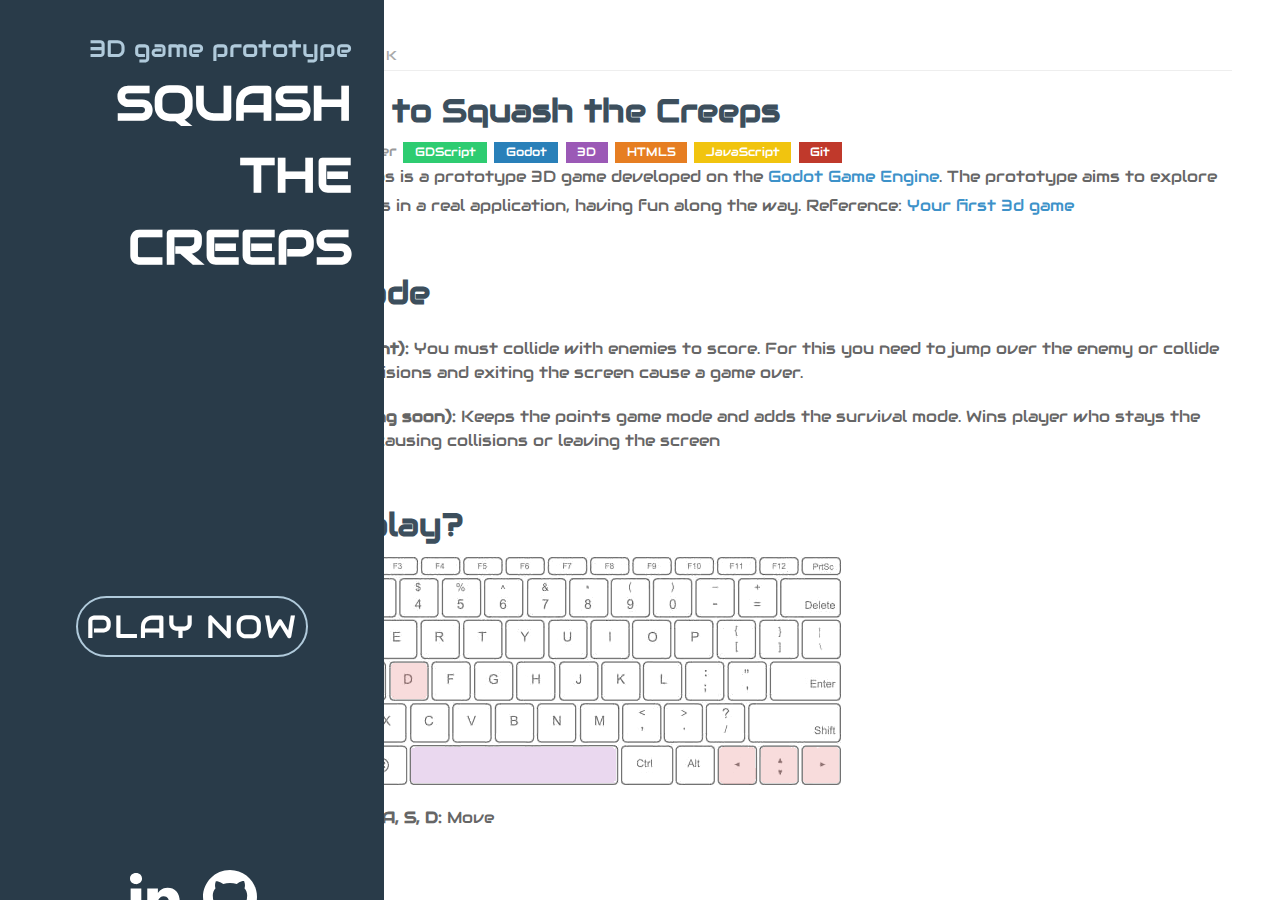
<file: index.html>
<!DOCTYPE html>
<html lang="en">
<head>
    <meta charset="UTF-8">
    <meta http-equiv="X-UA-Compatible" content="IE=edge">
    <meta name="viewport" content="width=device-width, initial-scale=1.0">
    <title>Portfolio</title>
</head>
<body>
<script>
    window.location.href = 'pages/squash.html'
</script>
</body>
</html>
</file>
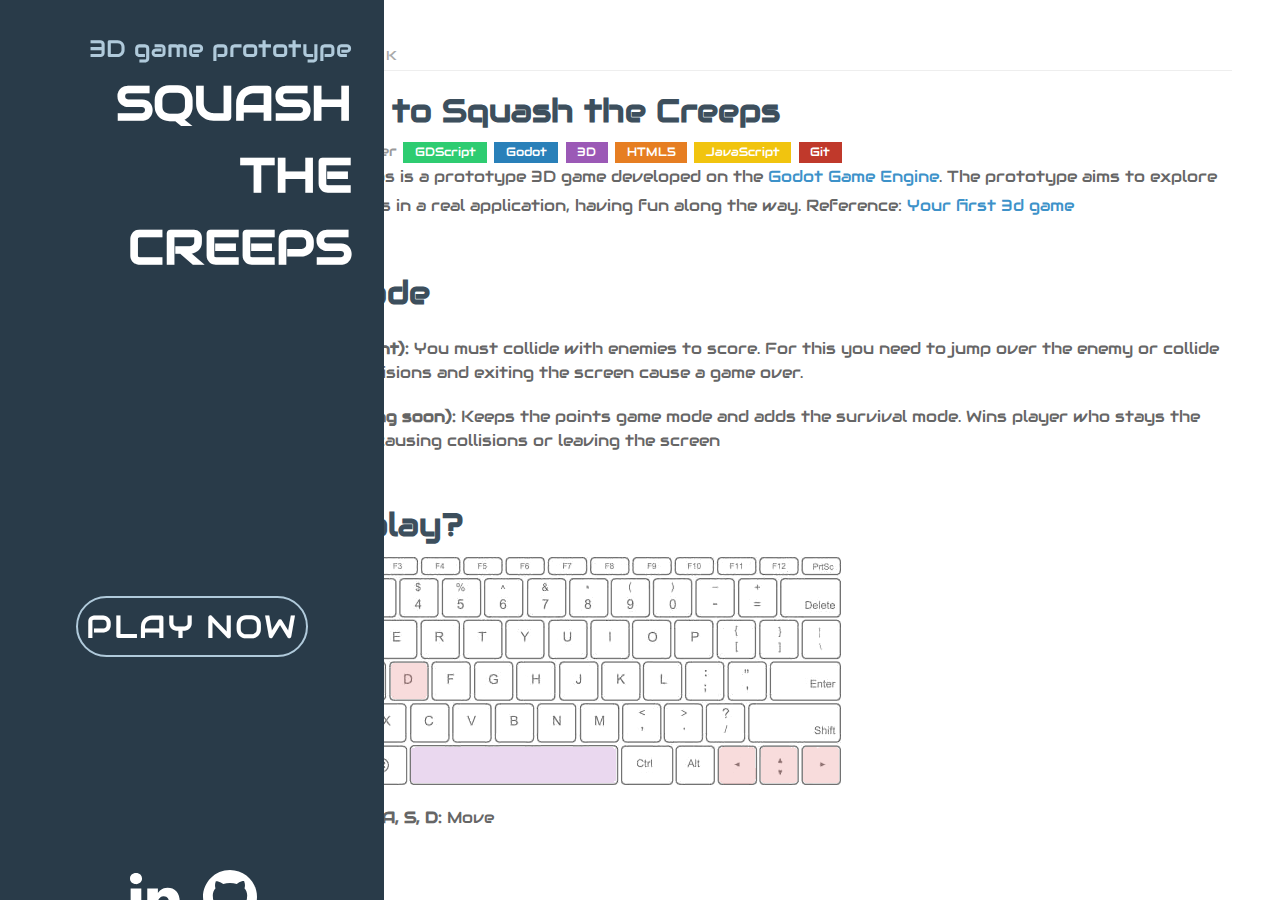
<file: pages/squash.html>
<!doctype html>
<html lang="pt-br">
<head>
    <meta charset="utf-8">
    <meta name="viewport" content="width=device-width, initial-scale=1.0">
    <meta name="description" content="Squash the Creeps is a prototype 3D game developed on the. The prototype aims to explore Godot's resources in a real application, having fun along the way.">
    <title>Play now | Squash the Creeps</title>
    <link rel="stylesheet" href="../lib/uikit/css/uikit.min.css">
    <script src="../lib/uikit/js/uikit.min.js"></script>
    <script src="../lib/uikit/js/uikit-icons.min.js"></script>
    <link rel="stylesheet" href="../lib/css/main.css">
    <style>


    </style>
</head>
<body>

<div id="layout" class="pure-g">
    <div class="sidebar col-1">
        <div class="header">
            <h2 class="brand-tagline">3D game prototype</h2>
            <h1 class="brand-title">Squash the Creeps</h1>
            <div class="play">
                <a class="pure-button" uk-toggle="target: #offcanvas-flip">Play now</a>
            </div>
            <div class="socialmedia">
                <a href="https://www.linkedin.com/in/omarcosta152/" uk-icon="icon:linkedin; ratio:3" target="_blank"></a>
                <a href="https://github.com/omarcosta/squash_the_creeps" uk-icon="icon: github; ratio:3" target="_blank"></a>
            </div>
            <p class="copy">Copywrite Omar Costa 2022. All rights reserved.</p>
        </div>
    </div>

    <div class="content col-2">
        <div>
            <div class="posts">
                <h1 class="content-subhead">Release v1.0.3: OK</h1>
                <section class="post">
                    <header class="post-header">
                        <h2 class="post-title" style="margin-top:1rem;">Welcome to Squash the Creeps</h2>
                        <p class="post-meta">
                            By <a href="https://www.linkedin.com/in/omarcosta152/" target="_blank" class="post-author">Omar Costa</a> under 
                            <a class="post-category post-category-1" href="#">GDScript</a> 
                            <a class="post-category post-category-2" href="#">Godot</a>
                            <a class="post-category post-category-3" href="#">3D</a>
                            <a class="post-category post-category-4" href="#">HTML5</a>
                            <a class="post-category post-category-5" href="#">JavaScript</a>
                            <a class="post-category post-category-6" href="#">Git</a>
                        </p>
                    </header>
                    <div class="post-description">
                        <p>
                            Squash the Creeps is a prototype 3D game developed on the  <a href="https://godotengine.org/" target="_blank">Godot Game Engine</a>. The prototype aims to explore Godot's resources in a real application, having fun along the way. Reference:  <a href="https://docs.godotengine.org/en/stable/getting_started/first_3d_game/index.html" target="_blank">Your first 3d game</a>
                        </p>
                    </div>
                    <div class="Gamemode">
                        <h2 class="post-title">Game Mode</h2>
                        <p>
                            <strong>Release v1 (current):</strong> You must collide with enemies to score. For this you need to jump over the enemy or collide head-on. Side collisions and exiting the screen cause a game over.
                        </p>
                        <p>
                            <strong>Release v2 (coming soon):</strong> Keeps the points game mode and adds the survival mode. Wins player who stays the longest without causing collisions or leaving the screen
                        </p>
                    </div>
                    <div class="howtoplay">
                        <h2 class="post-title">How to play?</h2>
                        <div>
                            <img src="../assets/keyboard.png" alt="Keyboard">
                            <p>
                                <strong>Arrow keys, W, A, S, D:</strong> Move <br>
                                <strong>Space:</strong> Jump
                            </p>
                        </div>
                    </div><!-- Fim How to play  -->
                    </div>
                </section>
            <!-- <div>
                <embed type="text/html" src="https://morfeu12.github.io/squash_the_creeps/" width="1080" height="720">
            </div> -->
            </div>
        </div>
    </div>
    <div>
        <div id="offcanvas-flip" uk-offcanvas="flip: true; overlay: true">
            <div id="offcanvas-flip-screen" class="uk-offcanvas-bar">
                <button class="uk-offcanvas-close" type="button" uk-close></button>
                <h3>Playing . . .</h3>
                <div>
                    <embed type="text/html" src="https://omarcosta.github.io/squash_the_creeps/" width="1080" height="720" style="display:flex;margin-left:auto;margin-right: auto;">
                </div>
            </div>
        </div>
    </div>
</div>

<script>
    (function(){
        let width = window.innerWidth
        if (width < 1200) 
            window.document.body.innerHTML = '<div class="mobile"><p>This game page has no mobile support. <br>Access from a device that supports 1920x1080 resolution for the best experience.<br>Thank you so much!</p></div>'
    })();
</script>

</body>
</html>
</file>
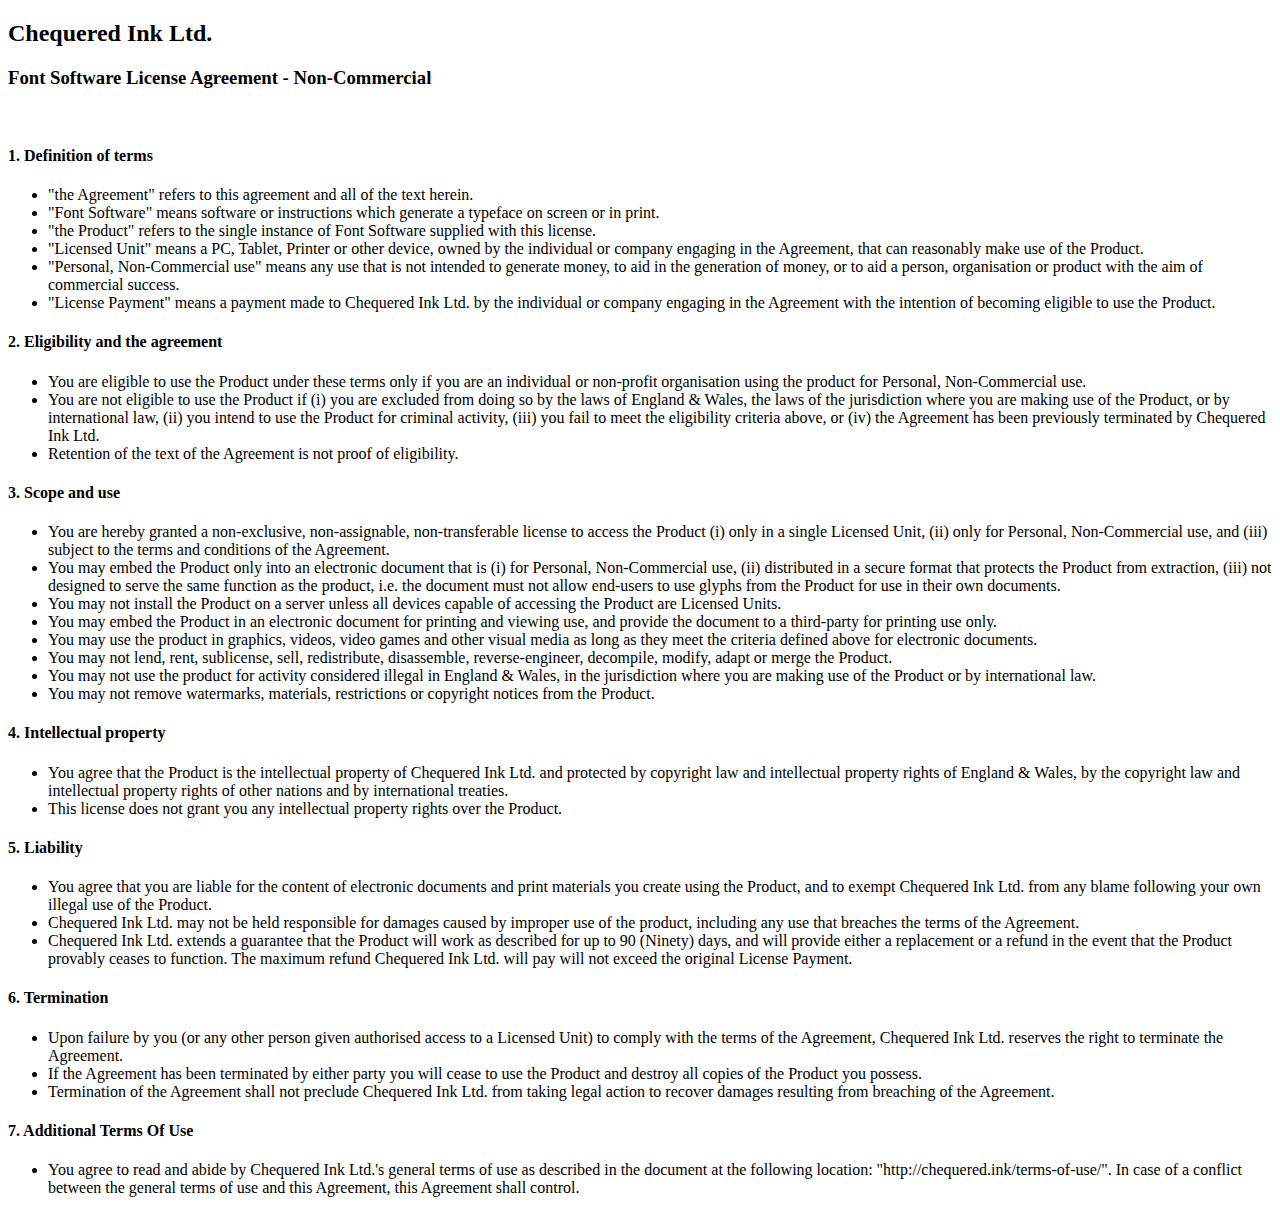
<file: assets/fonts/FSLA_NonCommercial_License.html>
<!DOCTYPE html>
<html>
<head>
<title>Font Software License Agreement - Non-Commercial</title>
</head>
<body>
<h2>Chequered Ink Ltd.</h2>
<h3>Font Software License Agreement - Non-Commercial</h3><br/>
<h4>1. Definition of terms</h4>
<ul>
<li>"the Agreement" refers to this agreement and all of the text herein.</li>
<li>"Font Software" means software or instructions which generate a typeface on screen or in print.</li>
<li>"the Product" refers to the single instance of Font Software supplied with this license.</li>
<li>"Licensed Unit" means a PC, Tablet, Printer or other device, owned by the individual or company engaging in the Agreement, that can reasonably make use of the Product.</li>
<li>"Personal, Non-Commercial use" means any use that is not intended to generate money, to aid in the generation of money, or to aid a person, organisation or product with the aim of commercial success.</li>
<li>"License Payment" means a payment made to Chequered Ink Ltd. by the individual or company engaging in the Agreement with the intention of becoming eligible to use the Product.</li>
</ul>

<h4>2. Eligibility and the agreement</h4>
<ul>
<li>You are eligible to use the Product under these terms only if you are an individual or non-profit organisation using the product for Personal, Non-Commercial use.</li>
<li>You are not eligible to use the Product if (i) you are excluded from doing so by the laws of England & Wales, the laws of the jurisdiction where you are making use of the Product, or by international law, (ii) you intend to use the Product for criminal activity, (iii) you fail to meet the eligibility criteria above, or (iv) the Agreement has been previously terminated by Chequered Ink Ltd.</li>
<li>Retention of the text of the Agreement is not proof of eligibility.</li>
</ul>

<h4>3. Scope and use</h4>
<ul>
<li>You are hereby granted a non-exclusive, non-assignable, non-transferable license to access the Product (i) only in a single Licensed Unit, (ii) only for Personal, Non-Commercial use, and (iii) subject to the terms and conditions of the Agreement.</li>
<li>You may embed the Product only into an electronic document that is (i) for Personal, Non-Commercial use, (ii) distributed in a secure format that protects the Product from extraction, (iii) not designed to serve the same function as the product, i.e. the document must not allow end-users to use glyphs from the Product for use in their own documents.</li>
<li>You may not install the Product on a server unless all devices capable of accessing the Product are Licensed Units.</li>
<li>You may embed the Product in an electronic document for printing and viewing use, and provide the document to a third-party for printing use only.</li>
<li>You may use the product in graphics, videos, video games and other visual media as long as they meet the criteria defined above for electronic documents.</li>
<li>You may not lend, rent, sublicense, sell, redistribute, disassemble, reverse-engineer, decompile, modify, adapt or merge the Product.</li>
<li>You may not use the product for activity considered illegal in England & Wales, in the jurisdiction where you are making use of the Product or by international law.</li>
<li>You may not remove watermarks, materials, restrictions or copyright notices from the Product.</li>
</ul>

<h4>4. Intellectual property</h4>
<ul>
<li>You agree that the Product is the intellectual property of Chequered Ink Ltd. and protected by copyright law and intellectual property rights of England & Wales, by the copyright law and intellectual property rights of other nations and by international treaties.</li>
<li>This license does not grant you any intellectual property rights over the Product.</li>
</ul>

<h4>5. Liability</h4>
<ul>
<li>You agree that you are liable for the content of electronic documents and print materials you create using the Product, and to exempt Chequered Ink Ltd. from any blame following your own illegal use of the Product.</li>
<li>Chequered Ink Ltd. may not be held responsible for damages caused by improper use of the product, including any use that breaches the terms of the Agreement.</li>
<li>Chequered Ink Ltd. extends a guarantee that the Product will work as described for up to 90 (Ninety) days, and will provide either a replacement or a refund in the event that the Product provably ceases to function. The maximum refund Chequered Ink Ltd. will pay will not exceed the original License Payment.</li>
</ul>

<h4>6. Termination</h4>
<ul>
<li>Upon failure by you (or any other person given authorised access to a Licensed Unit) to comply with the terms of the Agreement, Chequered Ink Ltd. reserves the right to terminate the Agreement.</li>
<li>If the Agreement has been terminated by either party you will cease to use the Product and destroy all copies of the Product you possess.</li>
<li>Termination of the Agreement shall not preclude Chequered Ink Ltd. from taking legal action to recover damages resulting from breaching of the Agreement.</li>
</ul>

<h4>7. Additional Terms Of Use</h4>
<ul>
<li>You agree to read and abide by Chequered Ink Ltd.'s general terms of use as described in the document at the following location: "http://chequered.ink/terms-of-use/". In case of a conflict between the general terms of use and this Agreement, this Agreement shall control.</li>
</ul>
</body>
</html>
</file>
<file: lib/css/main.css>
@font-face {
    font-family: gamePlay;
    src: url(../../assets/fonts/Audiowide-Regular.ttf);
 }
 
 * {
    font-family: gamePlay;
 }
     
         * {
     -webkit-box-sizing: border-box;
     -moz-box-sizing: border-box;
     box-sizing: border-box;
 }
 
 /* html {
    /* background: #eee; */ 
 
 body {
     margin: 0;
 }
 
 a {
     text-decoration: none;
     color: rgb(61, 146, 201);
 }
 a:hover,
 a:focus {
     text-decoration: underline;
 }
 
 h3 {
     font-weight: 100;
 }
 
 .col-1 {
     max-width: 500px;
     width: 30%;
     z-index: 2;
 }
 .col-2 {
     min-width: 1100px;
     max-width: 1420px;
     width: 70%;
     float: right;
 }
 
 /* LAYOUT CSS */
 .pure-img-responsive {
     max-width: 100%;
     height: auto;
 }
 #offcanvas-flip-screen {
    min-width: 1100px;
    width: 74%;
 }


 #layout {
     padding: 0;
 }
 
 .header {
     text-align: center;
     top: auto;
     margin: 3em auto;
 }
 
 .sidebar {
     background: #293b49;
     color: #fff;
 }
 
 .brand-title,
 .brand-tagline {
     margin: 0;
 }
 .brand-title {
     text-transform: uppercase;
     font-size: 3rem;
 }
 .brand-tagline {
     font-weight: 300;
     color: rgb(176, 202, 219);
     font-size: 1.5rem;
 }
 
 .nav-list {
     margin: 0;
     padding: 0;
     list-style: none;
     margin-top: 1.5rem;
 }
 .nav-item {
     display: inline-block;
     *display: inline;
     zoom: 1;
 }
 .play{
    margin-top: 20rem;
    text-align: center;
    font-size: 2rem;
 }
 .play a {
    background: transparent;
    border: 2px solid rgb(176, 202, 219);
    color: #fff;
    /* margin-top: 1rem; */
    letter-spacing: 0.05em;
    text-transform: uppercase;
    /* font-size: 150%; */
    padding: 0.5rem;
    border-radius: 40px;
 }
 
 .play a:hover,
 .play a:focus {
     border: 2px solid rgb(61, 146, 201);
     text-decoration: none;
     color: rgb(61, 146, 201);
 }
 
 .content-subhead {
     text-transform: uppercase;
     color: #aaa;
     border-bottom: 1px solid #eee;
     padding: 0.4em 0;
     font-size: 80%;
     font-weight: 500;
     letter-spacing: 0.1em;
 }
 
 .content {
     padding: 2em 1em 0;
     
     /* margin: 1rem; */
 }
 
 .post {
     padding-bottom: 2em;
 }
 .post-title {
     font-size: 2em;
     color: rgb(61, 79, 93);
     margin-bottom: 0.2em;
     margin-top: 3rem;
 }
 .post-avatar {
     border-radius: 50px;
     float: right;
     margin-left: 1em;
 }
 .post-description {
     font-family: Georgia, "Cambria", serif;
     color: #666;
     line-height: 1.8em;
 }
 .post-meta {
     color: #999;
     font-size: 90%;
     margin: 0;
 }
 
 .post-category {
     margin: 0 0.1em;
     padding: 0.3em 1em;
     color: #fff;
     background: #999;
     font-size: 80%;
 }
     .post-category-1 {
         background: #2ECC71;
     }
     .post-category-2 {
         background: #2980B9;
     }
     .post-category-3 {
         background: #9B59B6;
     }
     .post-category-4 {
         background: #E67E22;
     }
     .post-category-5 {
         background: #f1c40f;
     }
     .post-category-6 {
        background: #C0392B;
    }
     
 
 .post-images {
     margin: 1em 0;
 }
 .post-image-meta {
     margin-top: -3.5em;
     margin-left: 1em;
     color: #fff;
     text-shadow: 0 1px 1px #333;
 }
 
 .footer {
     
     background-color: #152735;
     position: fixed;
     bottom: 0;
     right: 0;
     height: 7vh;
     width: 100vw;
 }
 .footer a {
     color: #ccc;
     font-size: 80%;
 }
 .footer .pure-menu a:hover,
 .footer .pure-menu a:focus {
     background: none;
 }
 .uk-offcanvas-bar {
    background:  #293b49;
 }
.howtoplay div{
    /* display: flex; */
    margin-top: auto;
    margin-bottom: auto;
}
.howtoplay p {
    margin-left: 1rem;
}

.socialmedia {
    display: flex;
    justify-content: center;
    margin-top: 13rem;
}
.socialmedia a{
    padding: 0.5rem;
}
.copy {
    margin-top: 2rem;
    font-size: 0.8rem;
    text-align: center;
    color: #ccc;
}

 @media (min-width: 48em) {
     .content {
         padding: 2em 3em 0;
         
         
     }
 
     .header {
         margin: 8% 2em 0;
         text-align: right;
     }
 
     .sidebar {
         position: fixed;
         top: 0;
         bottom: 0;
     }
 
     .footer {
         text-align: center;
     }
 
 
 }
</file>
